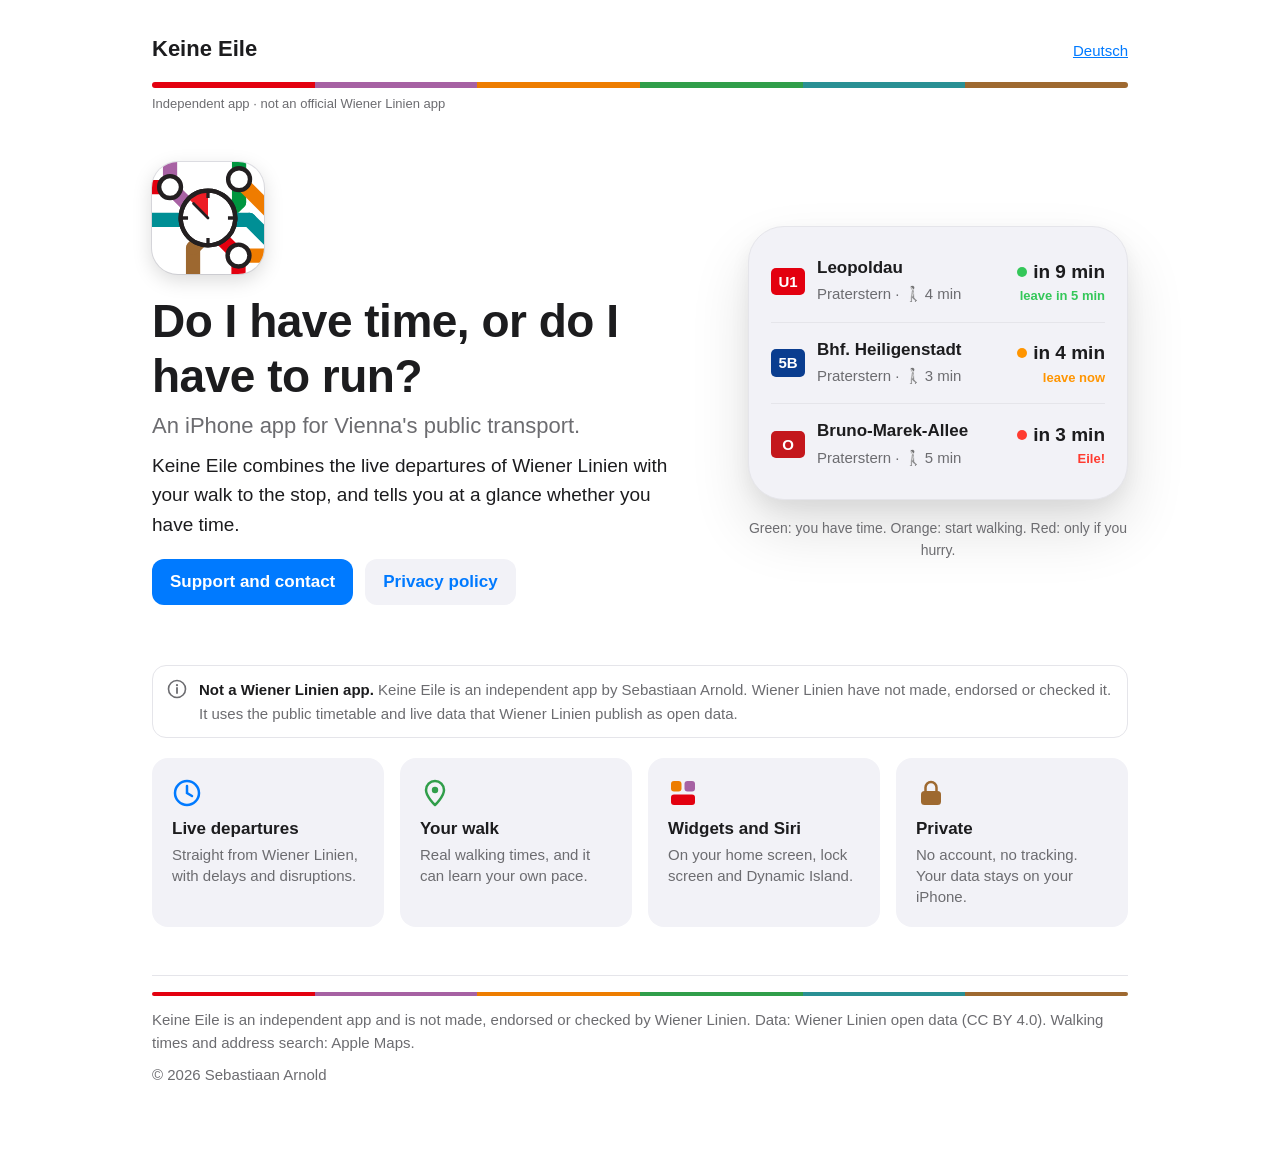
<file: index.html>
<!doctype html>
<html lang="en">
<head>
<meta charset="utf-8">
<meta name="viewport" content="width=device-width, initial-scale=1">
<title>Keine Eile</title>
<meta name="description" content="Keine Eile: do I have time, or do I have to run? An iPhone app for Vienna's public transport.">
<link rel="icon" href="icon.svg">
<link rel="apple-touch-icon" href="apple-touch-icon.png">
<link rel="stylesheet" href="style.css?v=2">
</head>
<body>
<main class="wide">
  <header>
    <a class="brand" href="./">Keine Eile</a>
    <a class="lang" href="de/" hreflang="de">Deutsch</a>
  </header>
  <div class="lines"></div>
  <p class="unofficial">Independent app · not an official Wiener Linien app</p>

  <div class="intro">
    <div class="pitch">
    <div class="hero">
      <img src="icon.svg" alt="Keine Eile app icon">
      <div>
        <h1>Do I have time, or do I have to run?</h1>
        <p class="tagline">An iPhone app for Vienna's public transport.</p>
      </div>
    </div>
    <p>Keine Eile combines the live departures of Wiener Linien with your walk to the stop, and tells you at a glance whether you have time.</p>
    <div class="links">
      <a class="button" href="support.html">Support and contact</a>
      <a class="button quiet" href="privacy.html">Privacy policy</a>
    </div>
    </div>
    <div class="screen">
    <div class="demo" aria-label="Example of the app">
      <div class="row">
        <span class="badge" style="background:#e3000f">U1</span>
        <div class="where"><b>Leopoldau</b><span>Praterstern · <span class="walk" aria-hidden="true">🚶</span>4 min</span></div>
        <div class="when green"><b><span class="dot"></span>in 9 min</b><span class="status">leave in 5 min</span></div>
      </div>
      <div class="row">
        <span class="badge" style="background:#0a3d8f">5B</span>
        <div class="where"><b>Bhf. Heiligenstadt</b><span>Praterstern · <span class="walk" aria-hidden="true">🚶</span>3 min</span></div>
        <div class="when orange"><b><span class="dot"></span>in 4 min</b><span class="status">leave now</span></div>
      </div>
      <div class="row">
        <span class="badge" style="background:#c4171c">O</span>
        <div class="where"><b>Bruno-Marek-Allee</b><span>Praterstern · <span class="walk" aria-hidden="true">🚶</span>5 min</span></div>
        <div class="when red"><b><span class="dot pulse"></span>in 3 min</b><span class="status">Eile!</span></div>
      </div>
    </div>
    <p class="caption">Green: you have time. Orange: start walking. Red: only if you hurry.</p>
    </div>
  </div>

  <div class="notice"><svg viewBox="0 0 20 20" aria-hidden="true"><circle cx="10" cy="10" r="8.5" fill="none" stroke="currentColor" stroke-width="1.6"/><path d="M10 9v5" stroke="currentColor" stroke-width="1.8" stroke-linecap="round"/><circle cx="10" cy="6.2" r="1.1" fill="currentColor"/></svg><div><strong>Not a Wiener Linien app.</strong> Keine Eile is an independent app by Sebastiaan Arnold. Wiener Linien have not made, endorsed or checked it. It uses the public timetable and live data that Wiener Linien publish as open data.</div></div>

  <div class="tiles" id="features">
    <div class="tile">
      <svg viewBox="0 0 30 30" aria-hidden="true"><circle cx="15" cy="15" r="12" fill="none" stroke="#007aff" stroke-width="2.5"/><path d="M15 8v7l5 3" fill="none" stroke="#007aff" stroke-width="2.5" stroke-linecap="round"/></svg>
      <b>Live departures</b><span>Straight from Wiener Linien, with delays and disruptions.</span>
    </div>
    <div class="tile">
      <svg viewBox="0 0 30 30" aria-hidden="true"><path d="M15 27s9-8.5 9-15a9 9 0 0 0-18 0c0 6.5 9 15 9 15z" fill="none" stroke="#309e4a" stroke-width="2.5" stroke-linejoin="round"/><circle cx="15" cy="12" r="3.2" fill="#309e4a"/></svg>
      <b>Your walk</b><span>Real walking times, and it can learn your own pace.</span>
    </div>
    <div class="tile">
      <svg viewBox="0 0 30 30" aria-hidden="true"><rect x="3" y="3" width="10.5" height="10.5" rx="3" fill="#ed7d00"/><rect x="16.5" y="3" width="10.5" height="10.5" rx="3" fill="#a661a3"/><rect x="3" y="16.5" width="24" height="10.5" rx="3" fill="#e3000f"/></svg>
      <b>Widgets and Siri</b><span>On your home screen, lock screen and Dynamic Island.</span>
    </div>
    <div class="tile">
      <svg viewBox="0 0 30 30" aria-hidden="true"><rect x="5" y="13" width="20" height="14" rx="3.5" fill="#9e6930"/><path d="M9.5 13V9.5a5.5 5.5 0 0 1 11 0V13" fill="none" stroke="#9e6930" stroke-width="2.5"/></svg>
      <b>Private</b><span>No account, no tracking. Your data stays on your iPhone.</span>
    </div>
  </div>

  <footer class="muted">
    <div class="stripe"><i style="background:#e3000f"></i><i style="background:#a661a3"></i><i style="background:#ed7d00"></i><i style="background:#309e4a"></i><i style="background:#299094"></i><i style="background:#9e6930"></i></div>
    <p>Keine Eile is an independent app and is not made, endorsed or checked by Wiener Linien. Data: Wiener Linien open data (CC BY 4.0). Walking times and address search: Apple Maps.</p>
    <p>© 2026 Sebastiaan Arnold</p>
  </footer>
</main>
</body>
</html>
</file>
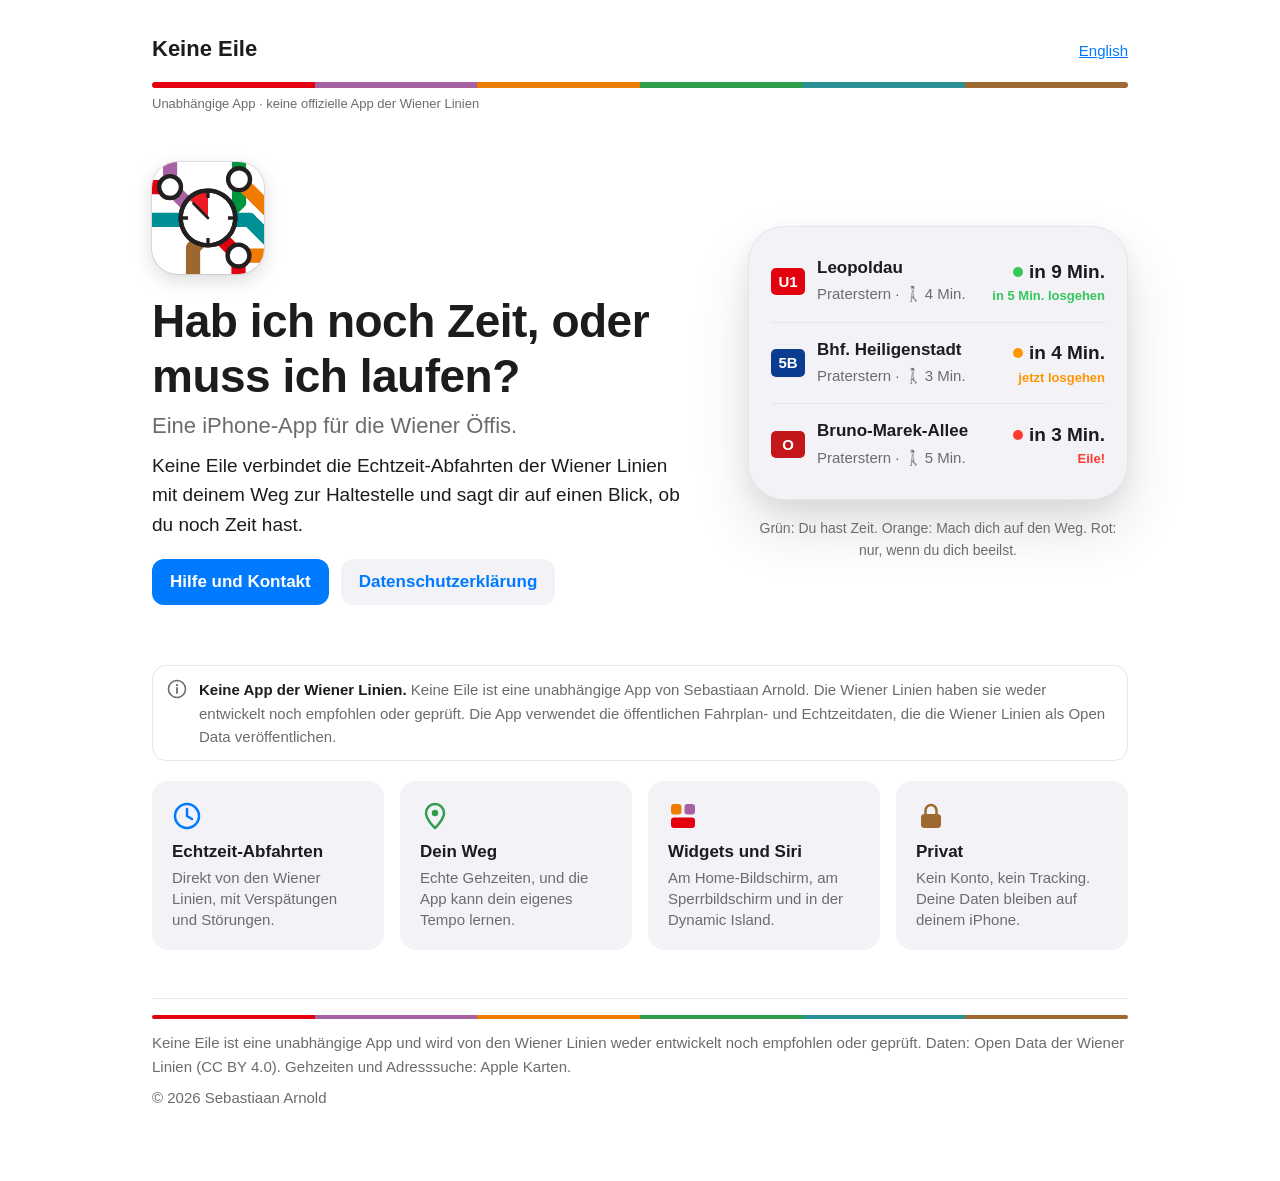
<file: de/index.html>
<!doctype html>
<html lang="de">
<head>
<meta charset="utf-8">
<meta name="viewport" content="width=device-width, initial-scale=1">
<title>Keine Eile</title>
<meta name="description" content="Keine Eile: Hab ich noch Zeit, oder muss ich laufen? Eine iPhone-App für die Wiener Öffis.">
<link rel="icon" href="../icon.svg">
<link rel="apple-touch-icon" href="../apple-touch-icon.png">
<link rel="stylesheet" href="../style.css?v=2">
</head>
<body>
<main class="wide">
  <header>
    <a class="brand" href="./">Keine Eile</a>
    <a class="lang" href="../" hreflang="en">English</a>
  </header>
  <div class="lines"></div>
  <p class="unofficial">Unabhängige App · keine offizielle App der Wiener Linien</p>

  <div class="intro">
    <div class="pitch">
    <div class="hero">
      <img src="../icon.svg" alt="App-Symbol von Keine Eile">
      <div>
        <h1>Hab ich noch Zeit, oder muss ich laufen?</h1>
        <p class="tagline">Eine iPhone-App für die Wiener Öffis.</p>
      </div>
    </div>
    <p>Keine Eile verbindet die Echtzeit-Abfahrten der Wiener Linien mit deinem Weg zur Haltestelle und sagt dir auf einen Blick, ob du noch Zeit hast.</p>
    <div class="links">
      <a class="button" href="support.html">Hilfe und Kontakt</a>
      <a class="button quiet" href="datenschutz.html">Datenschutzerklärung</a>
    </div>
    </div>
    <div class="screen">
    <div class="demo" aria-label="Beispiel aus der App">
      <div class="row">
        <span class="badge" style="background:#e3000f">U1</span>
        <div class="where"><b>Leopoldau</b><span>Praterstern · <span class="walk" aria-hidden="true">🚶</span>4 Min.</span></div>
        <div class="when green"><b><span class="dot"></span>in 9 Min.</b><span class="status">in 5 Min. losgehen</span></div>
      </div>
      <div class="row">
        <span class="badge" style="background:#0a3d8f">5B</span>
        <div class="where"><b>Bhf. Heiligenstadt</b><span>Praterstern · <span class="walk" aria-hidden="true">🚶</span>3 Min.</span></div>
        <div class="when orange"><b><span class="dot"></span>in 4 Min.</b><span class="status">jetzt losgehen</span></div>
      </div>
      <div class="row">
        <span class="badge" style="background:#c4171c">O</span>
        <div class="where"><b>Bruno-Marek-Allee</b><span>Praterstern · <span class="walk" aria-hidden="true">🚶</span>5 Min.</span></div>
        <div class="when red"><b><span class="dot pulse"></span>in 3 Min.</b><span class="status">Eile!</span></div>
      </div>
    </div>
    <p class="caption">Grün: Du hast Zeit. Orange: Mach dich auf den Weg. Rot: nur, wenn du dich beeilst.</p>
    </div>
  </div>

  <div class="notice"><svg viewBox="0 0 20 20" aria-hidden="true"><circle cx="10" cy="10" r="8.5" fill="none" stroke="currentColor" stroke-width="1.6"/><path d="M10 9v5" stroke="currentColor" stroke-width="1.8" stroke-linecap="round"/><circle cx="10" cy="6.2" r="1.1" fill="currentColor"/></svg><div><strong>Keine App der Wiener Linien.</strong> Keine Eile ist eine unabhängige App von Sebastiaan Arnold. Die Wiener Linien haben sie weder entwickelt noch empfohlen oder geprüft. Die App verwendet die öffentlichen Fahrplan- und Echtzeitdaten, die die Wiener Linien als Open Data veröffentlichen.</div></div>

  <div class="tiles" id="features">
    <div class="tile">
      <svg viewBox="0 0 30 30" aria-hidden="true"><circle cx="15" cy="15" r="12" fill="none" stroke="#007aff" stroke-width="2.5"/><path d="M15 8v7l5 3" fill="none" stroke="#007aff" stroke-width="2.5" stroke-linecap="round"/></svg>
      <b>Echtzeit-Abfahrten</b><span>Direkt von den Wiener Linien, mit Verspätungen und Störungen.</span>
    </div>
    <div class="tile">
      <svg viewBox="0 0 30 30" aria-hidden="true"><path d="M15 27s9-8.5 9-15a9 9 0 0 0-18 0c0 6.5 9 15 9 15z" fill="none" stroke="#309e4a" stroke-width="2.5" stroke-linejoin="round"/><circle cx="15" cy="12" r="3.2" fill="#309e4a"/></svg>
      <b>Dein Weg</b><span>Echte Gehzeiten, und die App kann dein eigenes Tempo lernen.</span>
    </div>
    <div class="tile">
      <svg viewBox="0 0 30 30" aria-hidden="true"><rect x="3" y="3" width="10.5" height="10.5" rx="3" fill="#ed7d00"/><rect x="16.5" y="3" width="10.5" height="10.5" rx="3" fill="#a661a3"/><rect x="3" y="16.5" width="24" height="10.5" rx="3" fill="#e3000f"/></svg>
      <b>Widgets und Siri</b><span>Am Home-Bildschirm, am Sperrbildschirm und in der Dynamic Island.</span>
    </div>
    <div class="tile">
      <svg viewBox="0 0 30 30" aria-hidden="true"><rect x="5" y="13" width="20" height="14" rx="3.5" fill="#9e6930"/><path d="M9.5 13V9.5a5.5 5.5 0 0 1 11 0V13" fill="none" stroke="#9e6930" stroke-width="2.5"/></svg>
      <b>Privat</b><span>Kein Konto, kein Tracking. Deine Daten bleiben auf deinem iPhone.</span>
    </div>
  </div>

  <footer class="muted">
    <div class="stripe"><i style="background:#e3000f"></i><i style="background:#a661a3"></i><i style="background:#ed7d00"></i><i style="background:#309e4a"></i><i style="background:#299094"></i><i style="background:#9e6930"></i></div>
    <p>Keine Eile ist eine unabhängige App und wird von den Wiener Linien weder entwickelt noch empfohlen oder geprüft. Daten: Open Data der Wiener Linien (CC BY 4.0). Gehzeiten und Adresssuche: Apple Karten.</p>
    <p>© 2026 Sebastiaan Arnold</p>
  </footer>
</main>
</body>
</html>
</file>
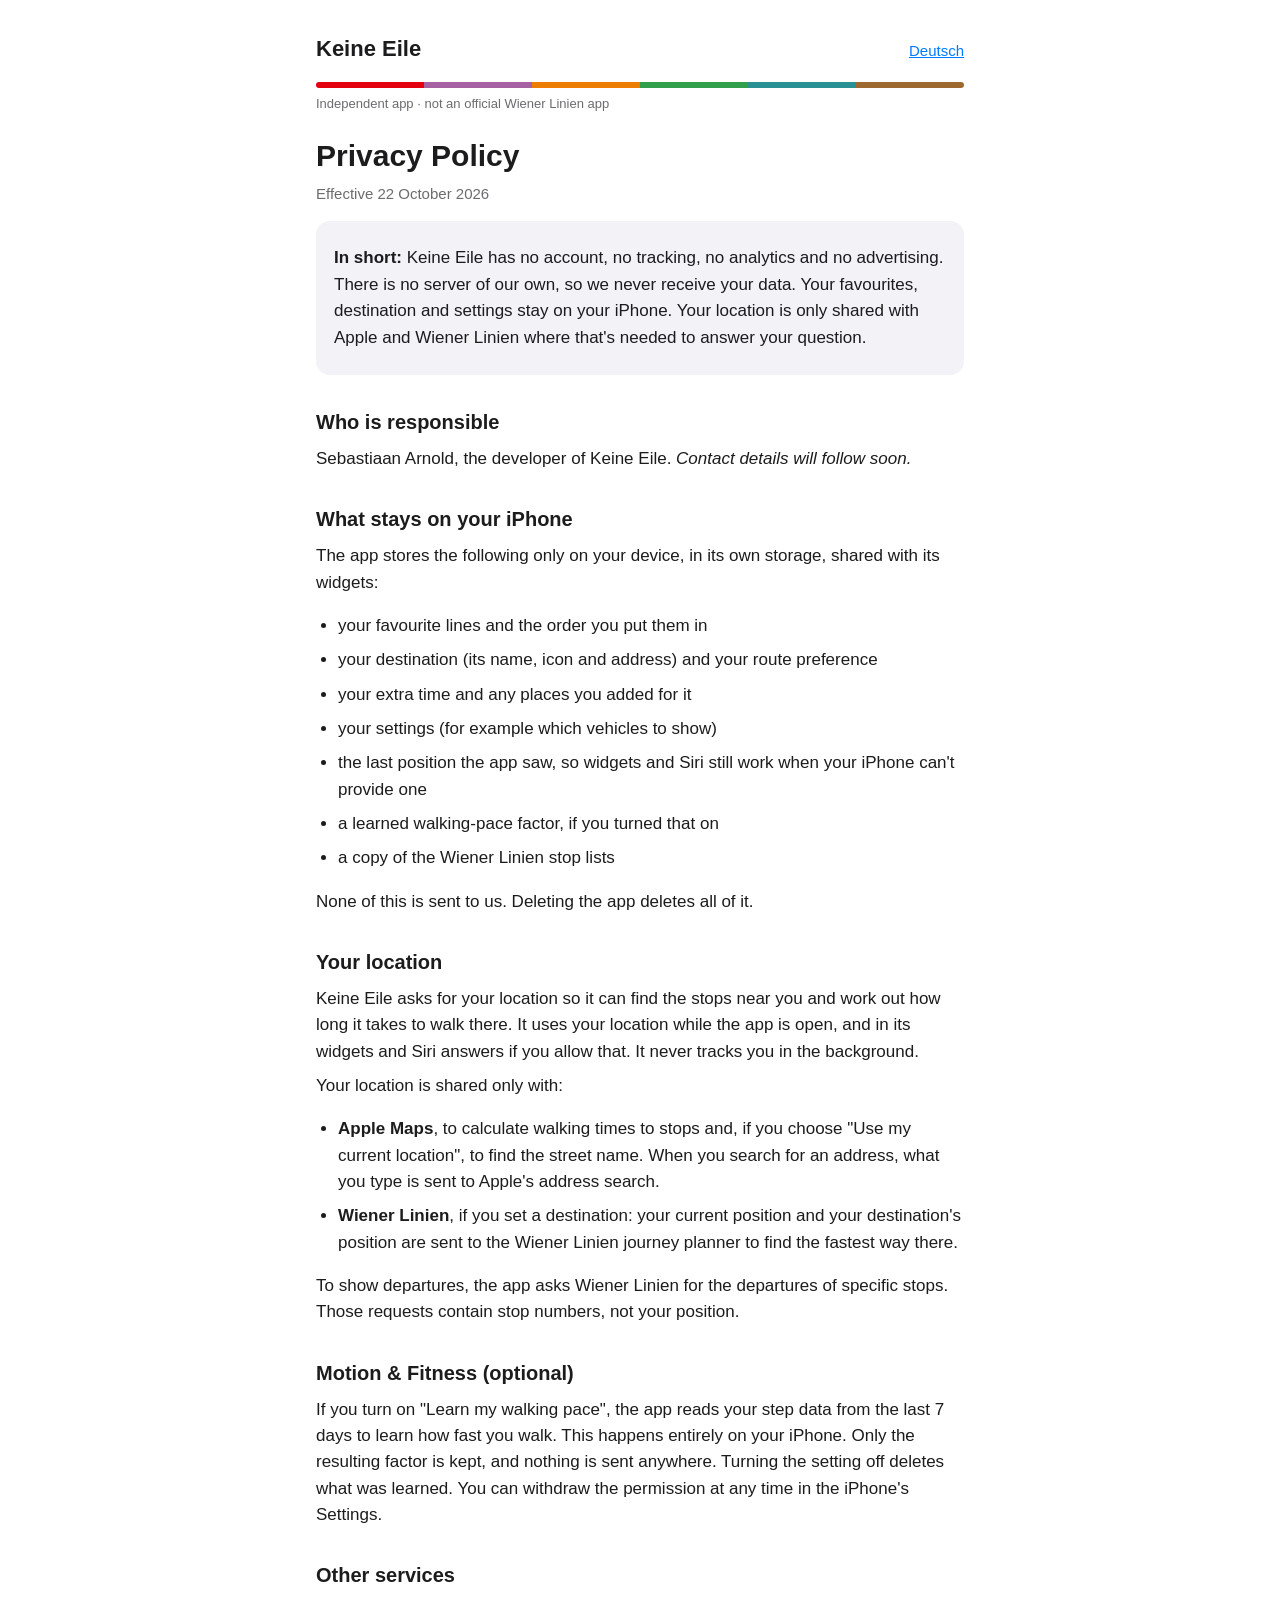
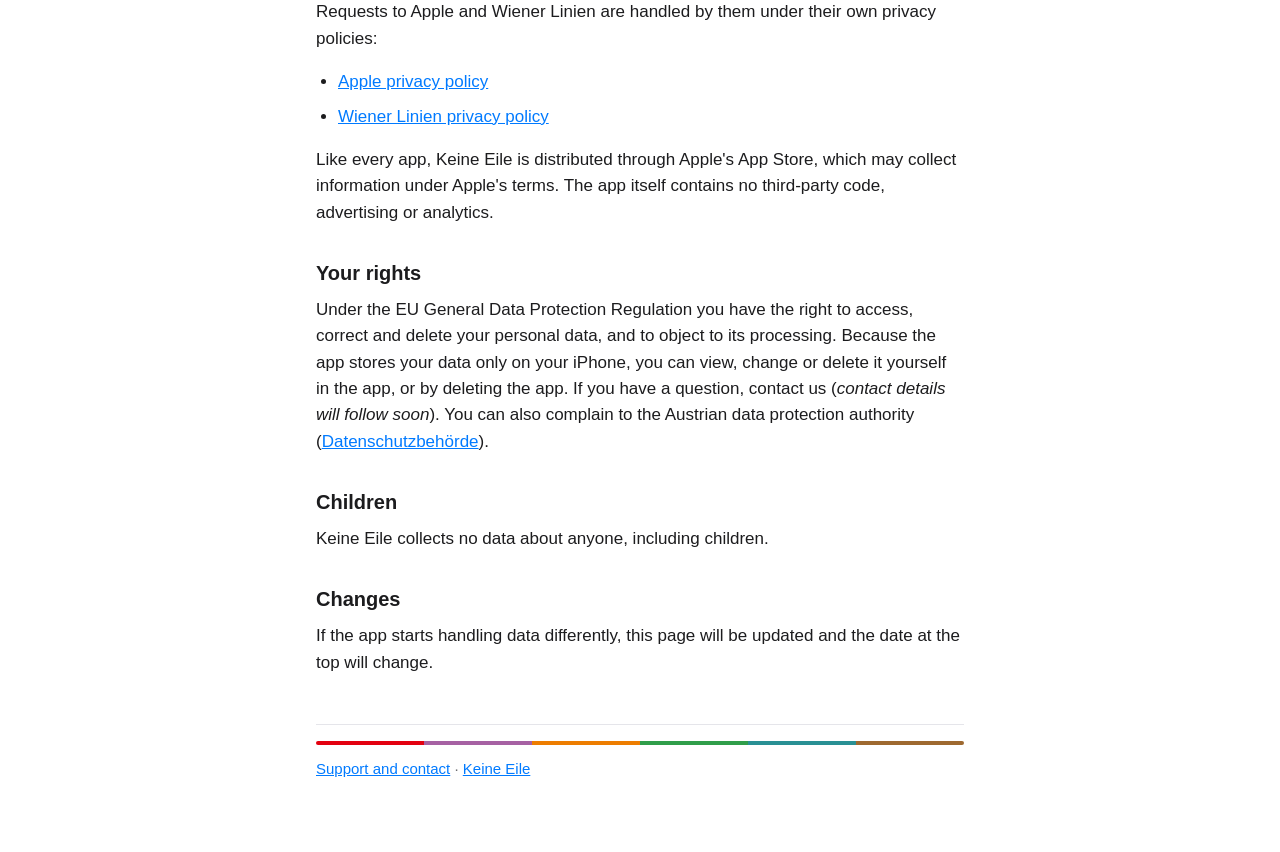
<file: privacy.html>
<!doctype html>
<html lang="en">
<head>
<meta charset="utf-8">
<meta name="viewport" content="width=device-width, initial-scale=1">
<title>Privacy Policy · Keine Eile</title>
<meta name="description" content="How the Keine Eile app handles your data.">
<link rel="icon" href="icon.svg">
<link rel="apple-touch-icon" href="apple-touch-icon.png">
<link rel="stylesheet" href="style.css?v=2">
</head>
<body>
<main>
  <header>
    <a class="brand" href="./">Keine Eile</a>
    <a class="lang" href="de/datenschutz.html" hreflang="de">Deutsch</a>
  </header>
  <div class="lines"></div>
  <p class="unofficial">Independent app · not an official Wiener Linien app</p>

  <h1>Privacy Policy</h1>
  <p class="muted">Effective 22 October 2026</p>

  <div class="card">
    <p><strong>In short:</strong> Keine Eile has no account, no tracking, no analytics and no advertising. There is no server of our own, so we never receive your data. Your favourites, destination and settings stay on your iPhone. Your location is only shared with Apple and Wiener Linien where that's needed to answer your question.</p>
  </div>

  <h2>Who is responsible</h2>
  <p>Sebastiaan Arnold, the developer of Keine Eile. <!-- TODO: support email --><em>Contact details will follow soon.</em></p>

  <h2>What stays on your iPhone</h2>
  <p>The app stores the following only on your device, in its own storage, shared with its widgets:</p>
  <ul>
    <li>your favourite lines and the order you put them in</li>
    <li>your destination (its name, icon and address) and your route preference</li>
    <li>your extra time and any places you added for it</li>
    <li>your settings (for example which vehicles to show)</li>
    <li>the last position the app saw, so widgets and Siri still work when your iPhone can't provide one</li>
    <li>a learned walking-pace factor, if you turned that on</li>
    <li>a copy of the Wiener Linien stop lists</li>
  </ul>
  <p>None of this is sent to us. Deleting the app deletes all of it.</p>

  <h2>Your location</h2>
  <p>Keine Eile asks for your location so it can find the stops near you and work out how long it takes to walk there. It uses your location while the app is open, and in its widgets and Siri answers if you allow that. It never tracks you in the background.</p>
  <p>Your location is shared only with:</p>
  <ul>
    <li><strong>Apple Maps</strong>, to calculate walking times to stops and, if you choose "Use my current location", to find the street name. When you search for an address, what you type is sent to Apple's address search.</li>
    <li><strong>Wiener Linien</strong>, if you set a destination: your current position and your destination's position are sent to the Wiener Linien journey planner to find the fastest way there.</li>
  </ul>
  <p>To show departures, the app asks Wiener Linien for the departures of specific stops. Those requests contain stop numbers, not your position.</p>

  <h2>Motion &amp; Fitness (optional)</h2>
  <p>If you turn on "Learn my walking pace", the app reads your step data from the last 7 days to learn how fast you walk. This happens entirely on your iPhone. Only the resulting factor is kept, and nothing is sent anywhere. Turning the setting off deletes what was learned. You can withdraw the permission at any time in the iPhone's Settings.</p>

  <h2>Other services</h2>
  <p>Requests to Apple and Wiener Linien are handled by them under their own privacy policies:</p>
  <ul>
    <li><a href="https://www.apple.com/legal/privacy/">Apple privacy policy</a></li>
    <li><a href="https://www.wienerlinien.at/datenschutz">Wiener Linien privacy policy</a></li>
  </ul>
  <p>Like every app, Keine Eile is distributed through Apple's App Store, which may collect information under Apple's terms. The app itself contains no third-party code, advertising or analytics.</p>

  <h2>Your rights</h2>
  <p>Under the EU General Data Protection Regulation you have the right to access, correct and delete your personal data, and to object to its processing. Because the app stores your data only on your iPhone, you can view, change or delete it yourself in the app, or by deleting the app. If you have a question, contact us (<!-- TODO: support email --><em>contact details will follow soon</em>). You can also complain to the Austrian data protection authority (<a href="https://www.dsb.gv.at">Datenschutzbehörde</a>).</p>

  <h2>Children</h2>
  <p>Keine Eile collects no data about anyone, including children.</p>

  <h2>Changes</h2>
  <p>If the app starts handling data differently, this page will be updated and the date at the top will change.</p>

  <footer class="muted">
    <div class="stripe"><i style="background:#e3000f"></i><i style="background:#a661a3"></i><i style="background:#ed7d00"></i><i style="background:#309e4a"></i><i style="background:#299094"></i><i style="background:#9e6930"></i></div>
    <p><a href="support.html">Support and contact</a> · <a href="./">Keine Eile</a></p>
  </footer>
</main>
</body>
</html>
</file>
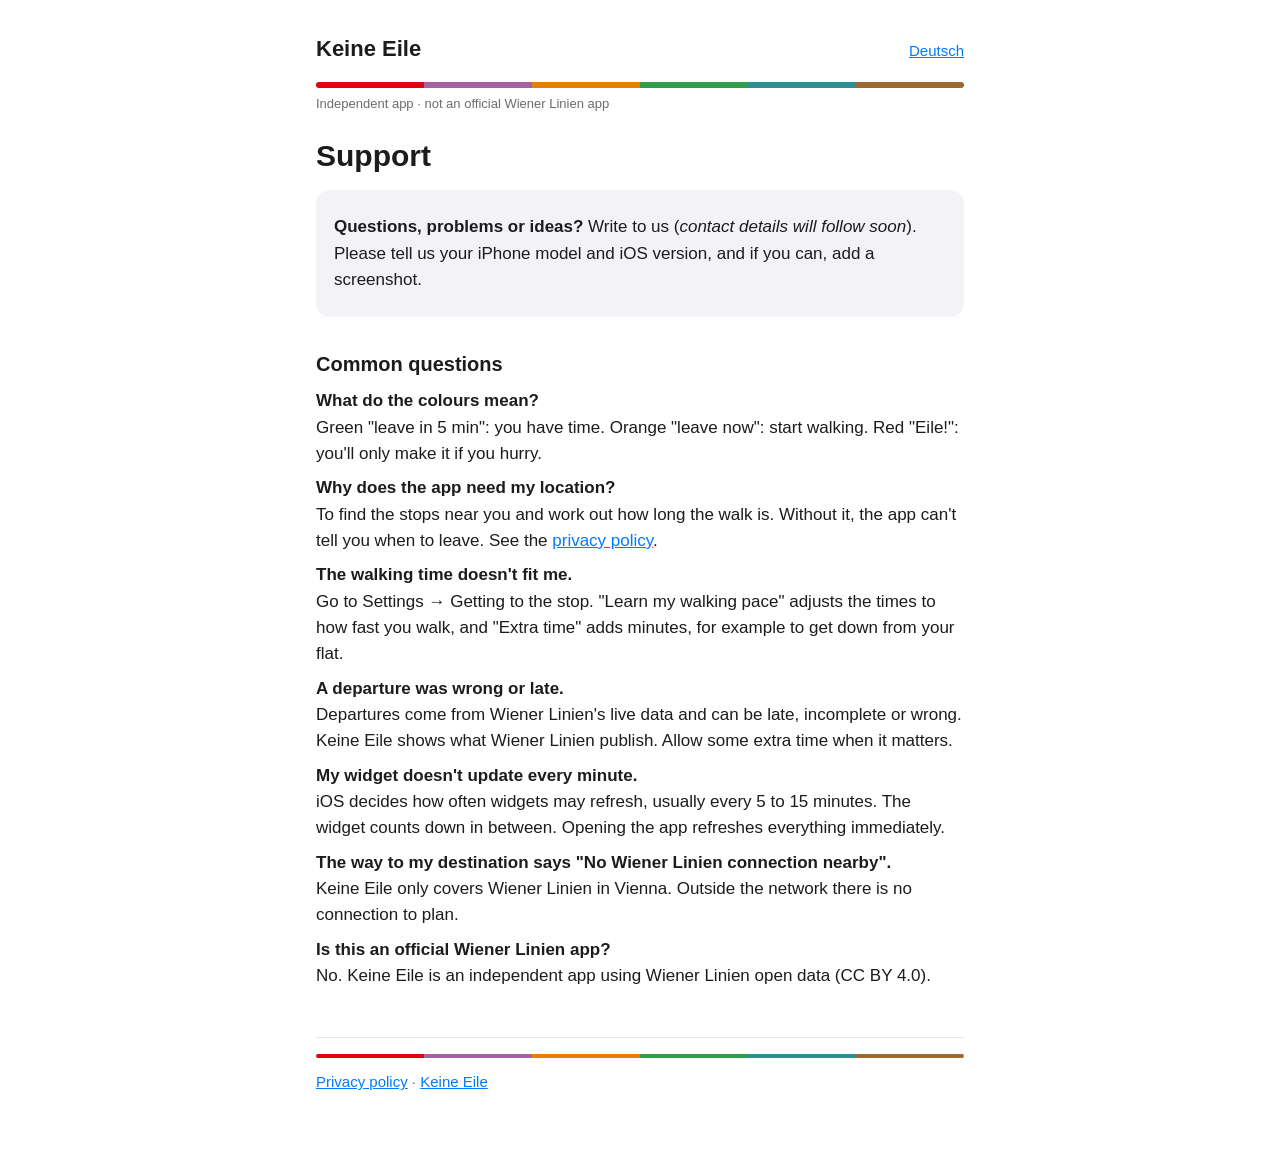
<file: support.html>
<!doctype html>
<html lang="en">
<head>
<meta charset="utf-8">
<meta name="viewport" content="width=device-width, initial-scale=1">
<title>Support · Keine Eile</title>
<meta name="description" content="Help and contact for the Keine Eile app.">
<link rel="icon" href="icon.svg">
<link rel="apple-touch-icon" href="apple-touch-icon.png">
<link rel="stylesheet" href="style.css?v=2">
</head>
<body>
<main>
  <header>
    <a class="brand" href="./">Keine Eile</a>
    <a class="lang" href="de/support.html" hreflang="de">Deutsch</a>
  </header>
  <div class="lines"></div>
  <p class="unofficial">Independent app · not an official Wiener Linien app</p>

  <h1>Support</h1>

  <div class="card">
    <p><strong>Questions, problems or ideas?</strong> Write to us (<!-- TODO: support email --><em>contact details will follow soon</em>). Please tell us your iPhone model and iOS version, and if you can, add a screenshot.</p>
  </div>

  <h2>Common questions</h2>

  <p><strong>What do the colours mean?</strong><br>
  Green "leave in 5 min": you have time. Orange "leave now": start walking. Red "Eile!": you'll only make it if you hurry.</p>

  <p><strong>Why does the app need my location?</strong><br>
  To find the stops near you and work out how long the walk is. Without it, the app can't tell you when to leave. See the <a href="privacy.html">privacy policy</a>.</p>

  <p><strong>The walking time doesn't fit me.</strong><br>
  Go to Settings → Getting to the stop. "Learn my walking pace" adjusts the times to how fast you walk, and "Extra time" adds minutes, for example to get down from your flat.</p>

  <p><strong>A departure was wrong or late.</strong><br>
  Departures come from Wiener Linien's live data and can be late, incomplete or wrong. Keine Eile shows what Wiener Linien publish. Allow some extra time when it matters.</p>

  <p><strong>My widget doesn't update every minute.</strong><br>
  iOS decides how often widgets may refresh, usually every 5 to 15 minutes. The widget counts down in between. Opening the app refreshes everything immediately.</p>

  <p><strong>The way to my destination says "No Wiener Linien connection nearby".</strong><br>
  Keine Eile only covers Wiener Linien in Vienna. Outside the network there is no connection to plan.</p>

  <p><strong>Is this an official Wiener Linien app?</strong><br>
  No. Keine Eile is an independent app using Wiener Linien open data (CC BY 4.0).</p>

  <footer class="muted">
    <div class="stripe"><i style="background:#e3000f"></i><i style="background:#a661a3"></i><i style="background:#ed7d00"></i><i style="background:#309e4a"></i><i style="background:#299094"></i><i style="background:#9e6930"></i></div>
    <p><a href="privacy.html">Privacy policy</a> · <a href="./">Keine Eile</a></p>
  </footer>
</main>
</body>
</html>
</file>
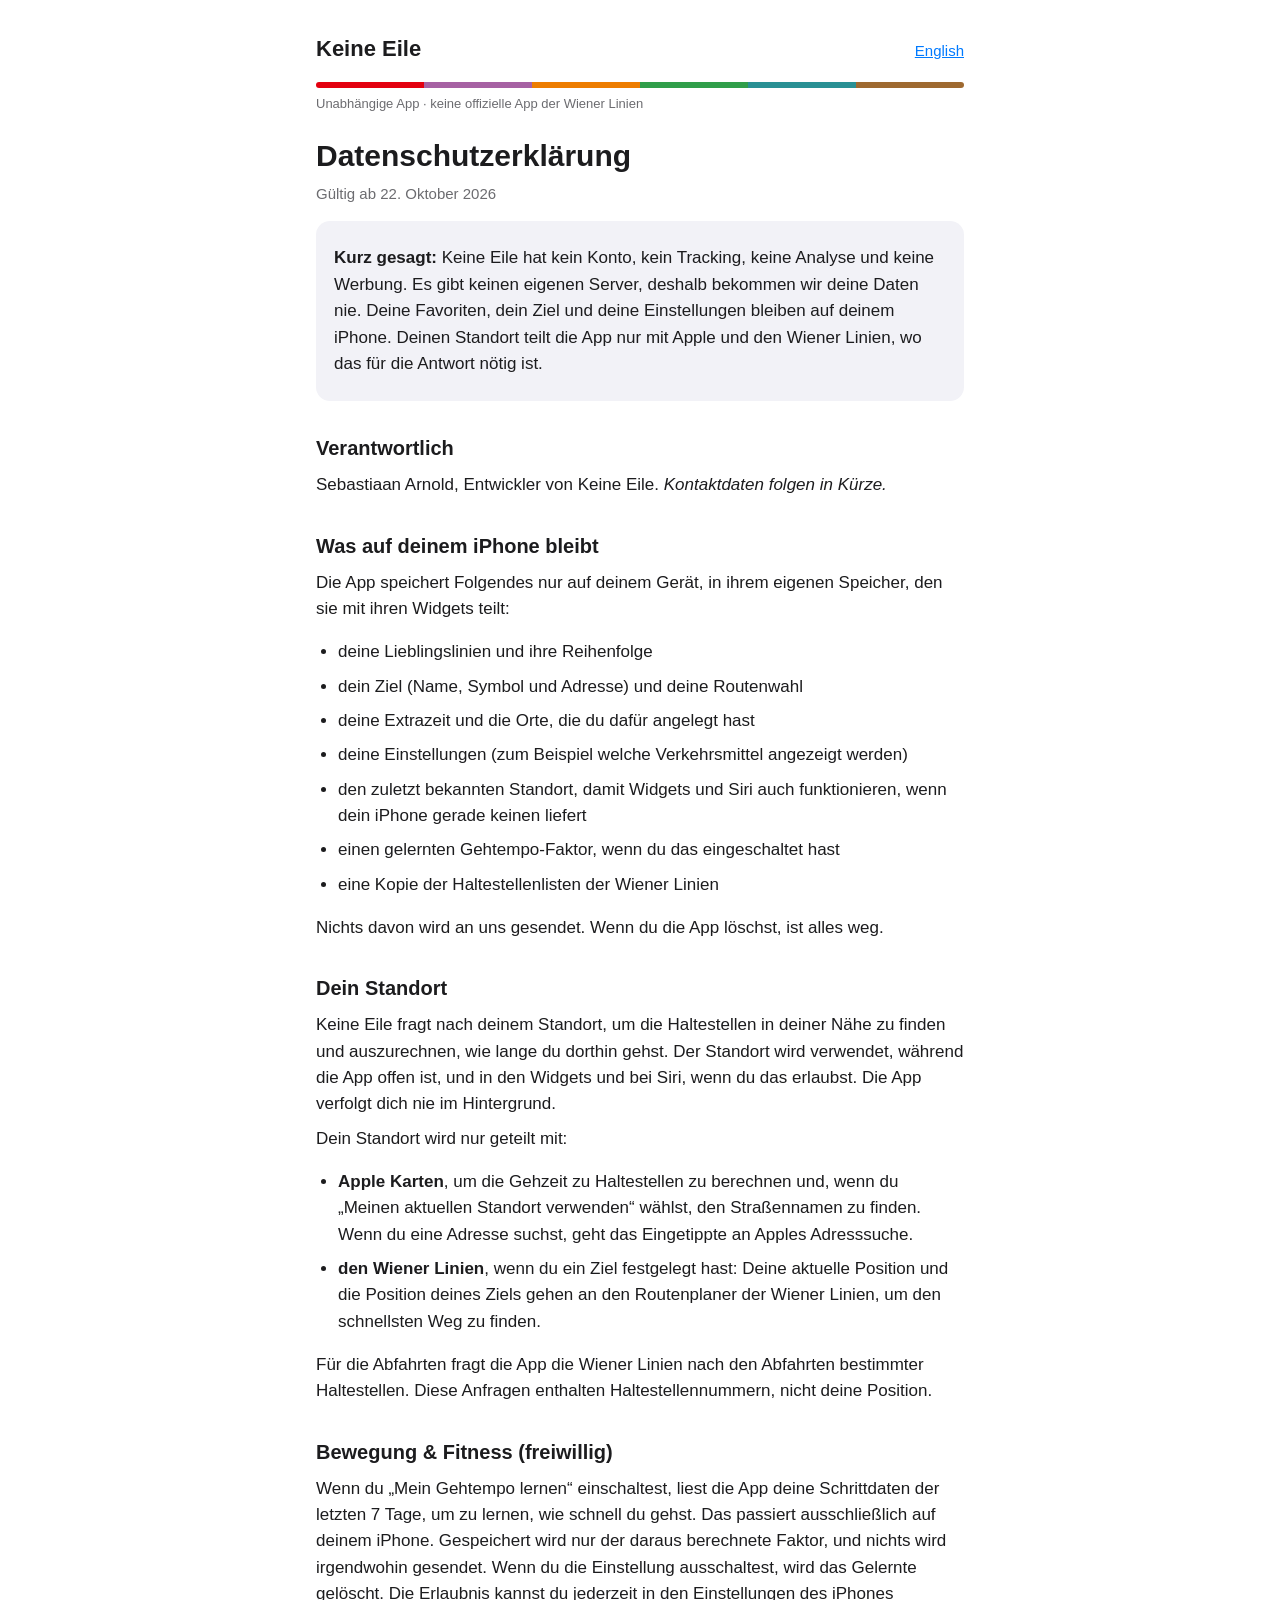
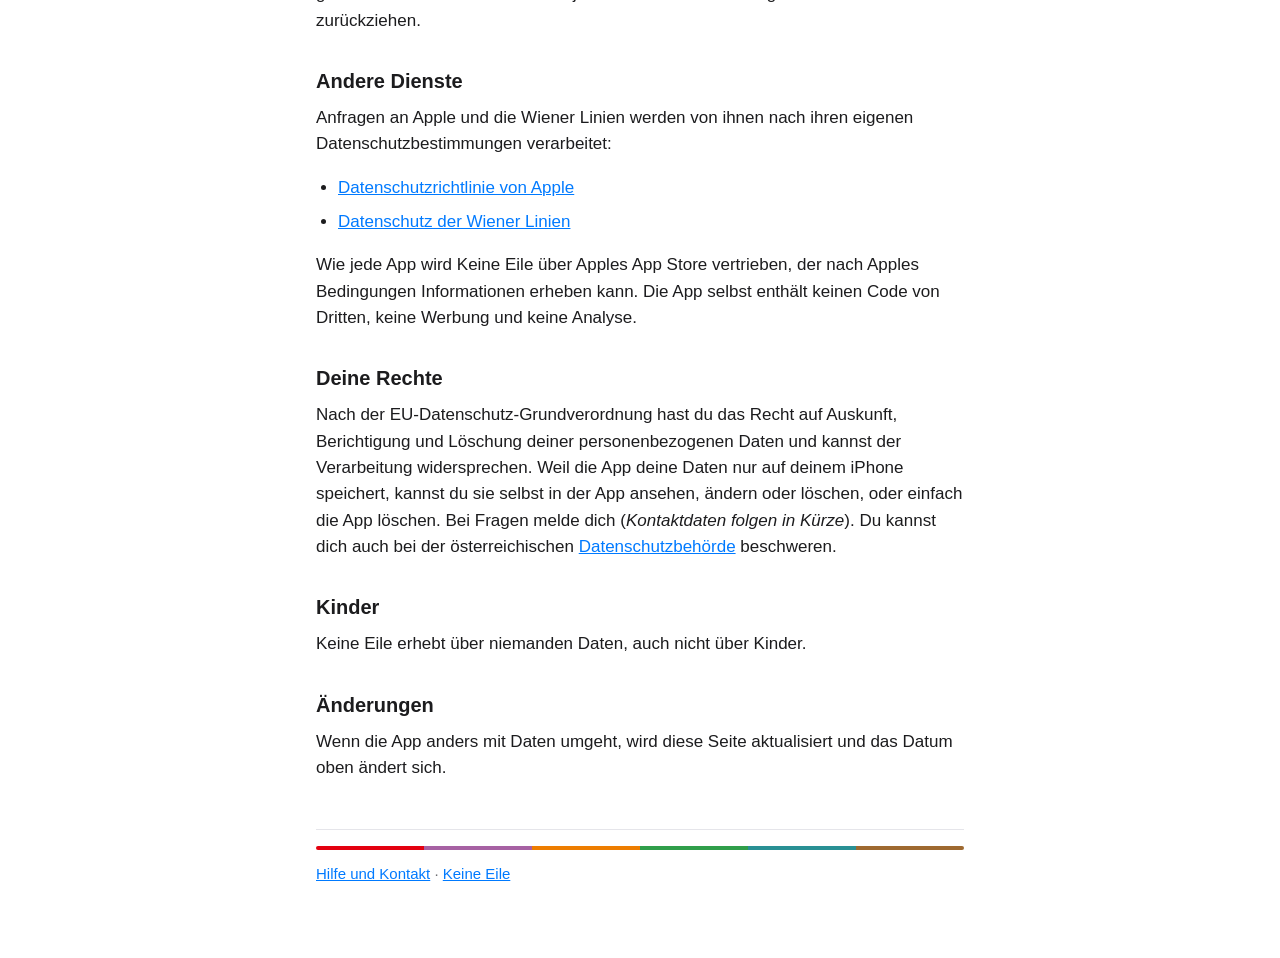
<file: de/datenschutz.html>
<!doctype html>
<html lang="de">
<head>
<meta charset="utf-8">
<meta name="viewport" content="width=device-width, initial-scale=1">
<title>Datenschutzerklärung · Keine Eile</title>
<meta name="description" content="Wie die App Keine Eile mit deinen Daten umgeht.">
<link rel="icon" href="../icon.svg">
<link rel="apple-touch-icon" href="../apple-touch-icon.png">
<link rel="stylesheet" href="../style.css?v=2">
</head>
<body>
<main>
  <header>
    <a class="brand" href="./">Keine Eile</a>
    <a class="lang" href="../privacy.html" hreflang="en">English</a>
  </header>
  <div class="lines"></div>
  <p class="unofficial">Unabhängige App · keine offizielle App der Wiener Linien</p>

  <h1>Datenschutzerklärung</h1>
  <p class="muted">Gültig ab 22. Oktober 2026</p>

  <div class="card">
    <p><strong>Kurz gesagt:</strong> Keine Eile hat kein Konto, kein Tracking, keine Analyse und keine Werbung. Es gibt keinen eigenen Server, deshalb bekommen wir deine Daten nie. Deine Favoriten, dein Ziel und deine Einstellungen bleiben auf deinem iPhone. Deinen Standort teilt die App nur mit Apple und den Wiener Linien, wo das für die Antwort nötig ist.</p>
  </div>

  <h2>Verantwortlich</h2>
  <p>Sebastiaan Arnold, Entwickler von Keine Eile. <!-- TODO: support email --><em>Kontaktdaten folgen in Kürze.</em></p>

  <h2>Was auf deinem iPhone bleibt</h2>
  <p>Die App speichert Folgendes nur auf deinem Gerät, in ihrem eigenen Speicher, den sie mit ihren Widgets teilt:</p>
  <ul>
    <li>deine Lieblingslinien und ihre Reihenfolge</li>
    <li>dein Ziel (Name, Symbol und Adresse) und deine Routenwahl</li>
    <li>deine Extrazeit und die Orte, die du dafür angelegt hast</li>
    <li>deine Einstellungen (zum Beispiel welche Verkehrsmittel angezeigt werden)</li>
    <li>den zuletzt bekannten Standort, damit Widgets und Siri auch funktionieren, wenn dein iPhone gerade keinen liefert</li>
    <li>einen gelernten Gehtempo-Faktor, wenn du das eingeschaltet hast</li>
    <li>eine Kopie der Haltestellenlisten der Wiener Linien</li>
  </ul>
  <p>Nichts davon wird an uns gesendet. Wenn du die App löschst, ist alles weg.</p>

  <h2>Dein Standort</h2>
  <p>Keine Eile fragt nach deinem Standort, um die Haltestellen in deiner Nähe zu finden und auszurechnen, wie lange du dorthin gehst. Der Standort wird verwendet, während die App offen ist, und in den Widgets und bei Siri, wenn du das erlaubst. Die App verfolgt dich nie im Hintergrund.</p>
  <p>Dein Standort wird nur geteilt mit:</p>
  <ul>
    <li><strong>Apple Karten</strong>, um die Gehzeit zu Haltestellen zu berechnen und, wenn du „Meinen aktuellen Standort verwenden“ wählst, den Straßennamen zu finden. Wenn du eine Adresse suchst, geht das Eingetippte an Apples Adresssuche.</li>
    <li><strong>den Wiener Linien</strong>, wenn du ein Ziel festgelegt hast: Deine aktuelle Position und die Position deines Ziels gehen an den Routenplaner der Wiener Linien, um den schnellsten Weg zu finden.</li>
  </ul>
  <p>Für die Abfahrten fragt die App die Wiener Linien nach den Abfahrten bestimmter Haltestellen. Diese Anfragen enthalten Haltestellennummern, nicht deine Position.</p>

  <h2>Bewegung &amp; Fitness (freiwillig)</h2>
  <p>Wenn du „Mein Gehtempo lernen“ einschaltest, liest die App deine Schrittdaten der letzten 7 Tage, um zu lernen, wie schnell du gehst. Das passiert ausschließlich auf deinem iPhone. Gespeichert wird nur der daraus berechnete Faktor, und nichts wird irgendwohin gesendet. Wenn du die Einstellung ausschaltest, wird das Gelernte gelöscht. Die Erlaubnis kannst du jederzeit in den Einstellungen des iPhones zurückziehen.</p>

  <h2>Andere Dienste</h2>
  <p>Anfragen an Apple und die Wiener Linien werden von ihnen nach ihren eigenen Datenschutzbestimmungen verarbeitet:</p>
  <ul>
    <li><a href="https://www.apple.com/at/legal/privacy/">Datenschutzrichtlinie von Apple</a></li>
    <li><a href="https://www.wienerlinien.at/datenschutz">Datenschutz der Wiener Linien</a></li>
  </ul>
  <p>Wie jede App wird Keine Eile über Apples App Store vertrieben, der nach Apples Bedingungen Informationen erheben kann. Die App selbst enthält keinen Code von Dritten, keine Werbung und keine Analyse.</p>

  <h2>Deine Rechte</h2>
  <p>Nach der EU-Datenschutz-Grundverordnung hast du das Recht auf Auskunft, Berichtigung und Löschung deiner personenbezogenen Daten und kannst der Verarbeitung widersprechen. Weil die App deine Daten nur auf deinem iPhone speichert, kannst du sie selbst in der App ansehen, ändern oder löschen, oder einfach die App löschen. Bei Fragen melde dich (<!-- TODO: support email --><em>Kontaktdaten folgen in Kürze</em>). Du kannst dich auch bei der österreichischen <a href="https://www.dsb.gv.at">Datenschutzbehörde</a> beschweren.</p>

  <h2>Kinder</h2>
  <p>Keine Eile erhebt über niemanden Daten, auch nicht über Kinder.</p>

  <h2>Änderungen</h2>
  <p>Wenn die App anders mit Daten umgeht, wird diese Seite aktualisiert und das Datum oben ändert sich.</p>

  <footer class="muted">
    <div class="stripe"><i style="background:#e3000f"></i><i style="background:#a661a3"></i><i style="background:#ed7d00"></i><i style="background:#309e4a"></i><i style="background:#299094"></i><i style="background:#9e6930"></i></div>
    <p><a href="support.html">Hilfe und Kontakt</a> · <a href="./">Keine Eile</a></p>
  </footer>
</main>
</body>
</html>
</file>
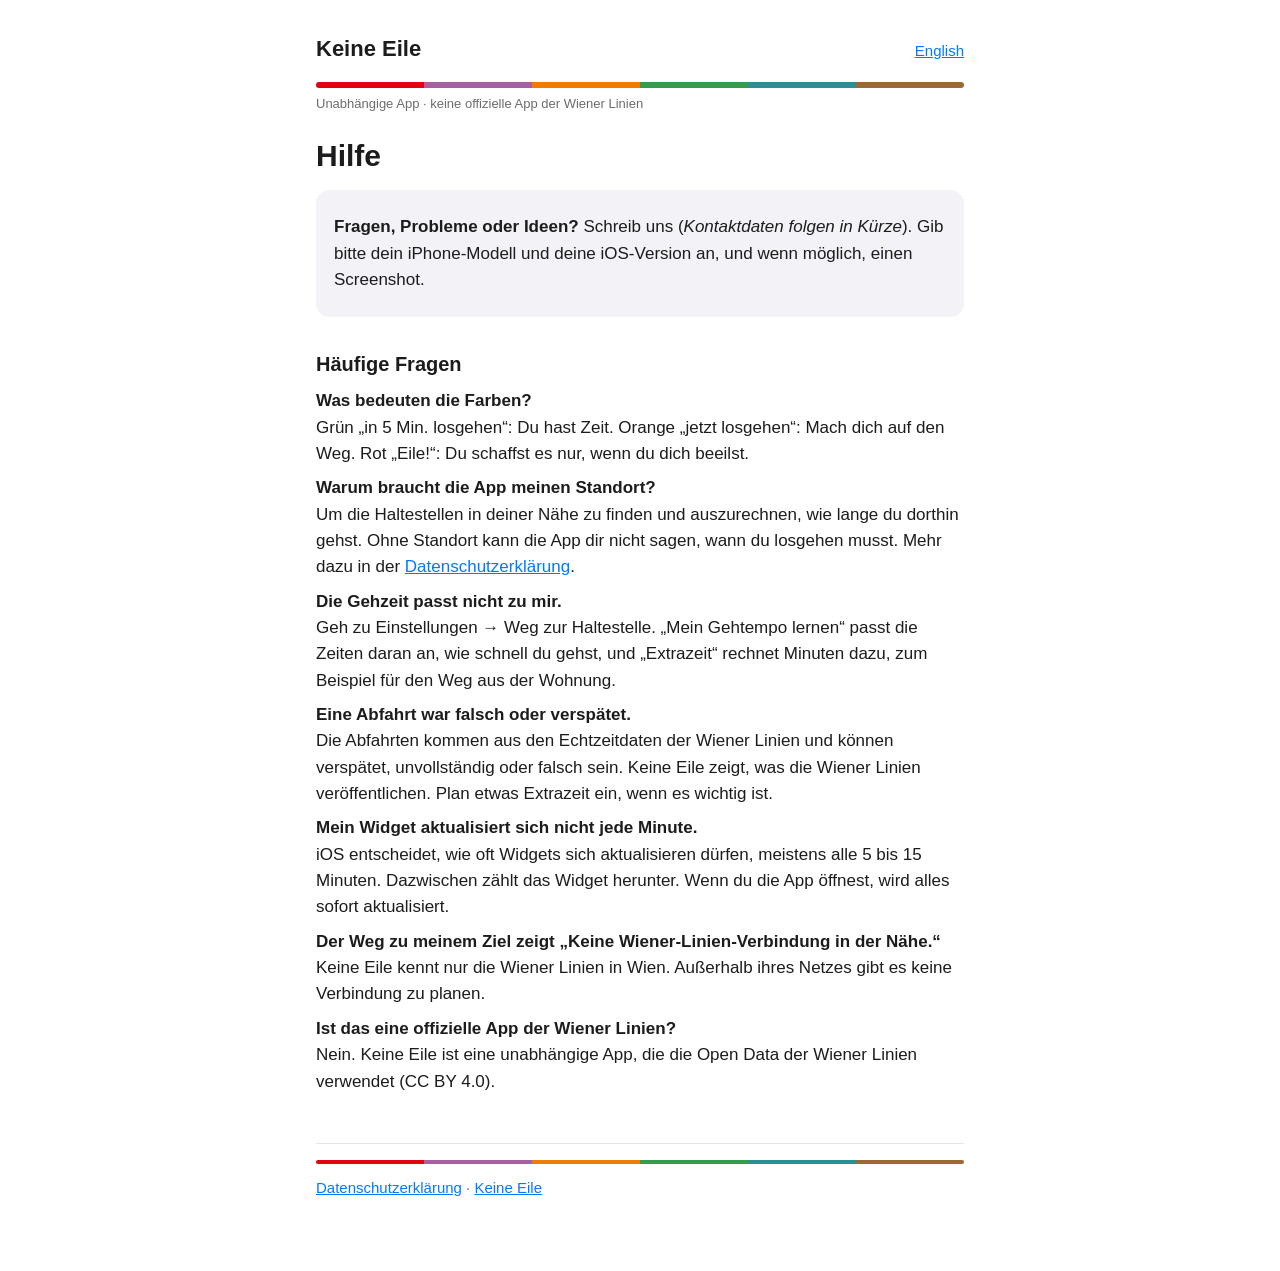
<file: de/support.html>
<!doctype html>
<html lang="de">
<head>
<meta charset="utf-8">
<meta name="viewport" content="width=device-width, initial-scale=1">
<title>Hilfe · Keine Eile</title>
<meta name="description" content="Hilfe und Kontakt für die App Keine Eile.">
<link rel="icon" href="../icon.svg">
<link rel="apple-touch-icon" href="../apple-touch-icon.png">
<link rel="stylesheet" href="../style.css?v=2">
</head>
<body>
<main>
  <header>
    <a class="brand" href="./">Keine Eile</a>
    <a class="lang" href="../support.html" hreflang="en">English</a>
  </header>
  <div class="lines"></div>
  <p class="unofficial">Unabhängige App · keine offizielle App der Wiener Linien</p>

  <h1>Hilfe</h1>

  <div class="card">
    <p><strong>Fragen, Probleme oder Ideen?</strong> Schreib uns (<!-- TODO: support email --><em>Kontaktdaten folgen in Kürze</em>). Gib bitte dein iPhone-Modell und deine iOS-Version an, und wenn möglich, einen Screenshot.</p>
  </div>

  <h2>Häufige Fragen</h2>

  <p><strong>Was bedeuten die Farben?</strong><br>
  Grün „in 5 Min. losgehen“: Du hast Zeit. Orange „jetzt losgehen“: Mach dich auf den Weg. Rot „Eile!“: Du schaffst es nur, wenn du dich beeilst.</p>

  <p><strong>Warum braucht die App meinen Standort?</strong><br>
  Um die Haltestellen in deiner Nähe zu finden und auszurechnen, wie lange du dorthin gehst. Ohne Standort kann die App dir nicht sagen, wann du losgehen musst. Mehr dazu in der <a href="datenschutz.html">Datenschutzerklärung</a>.</p>

  <p><strong>Die Gehzeit passt nicht zu mir.</strong><br>
  Geh zu Einstellungen → Weg zur Haltestelle. „Mein Gehtempo lernen“ passt die Zeiten daran an, wie schnell du gehst, und „Extrazeit“ rechnet Minuten dazu, zum Beispiel für den Weg aus der Wohnung.</p>

  <p><strong>Eine Abfahrt war falsch oder verspätet.</strong><br>
  Die Abfahrten kommen aus den Echtzeitdaten der Wiener Linien und können verspätet, unvollständig oder falsch sein. Keine Eile zeigt, was die Wiener Linien veröffentlichen. Plan etwas Extrazeit ein, wenn es wichtig ist.</p>

  <p><strong>Mein Widget aktualisiert sich nicht jede Minute.</strong><br>
  iOS entscheidet, wie oft Widgets sich aktualisieren dürfen, meistens alle 5 bis 15 Minuten. Dazwischen zählt das Widget herunter. Wenn du die App öffnest, wird alles sofort aktualisiert.</p>

  <p><strong>Der Weg zu meinem Ziel zeigt „Keine Wiener-Linien-Verbindung in der Nähe.“</strong><br>
  Keine Eile kennt nur die Wiener Linien in Wien. Außerhalb ihres Netzes gibt es keine Verbindung zu planen.</p>

  <p><strong>Ist das eine offizielle App der Wiener Linien?</strong><br>
  Nein. Keine Eile ist eine unabhängige App, die die Open Data der Wiener Linien verwendet (CC BY 4.0).</p>

  <footer class="muted">
    <div class="stripe"><i style="background:#e3000f"></i><i style="background:#a661a3"></i><i style="background:#ed7d00"></i><i style="background:#309e4a"></i><i style="background:#299094"></i><i style="background:#9e6930"></i></div>
    <p><a href="datenschutz.html">Datenschutzerklärung</a> · <a href="./">Keine Eile</a></p>
  </footer>
</main>
</body>
</html>
</file>
<file: style.css>
:root {
  --bg: #ffffff;
  --text: #1c1c1e;
  --muted: #6c6c70;
  --accent: #007aff;
  --card: #f2f2f7;
  --line: #e5e5ea;
}
@media (prefers-color-scheme: dark) {
  :root {
    --bg: #000000;
    --text: #f2f2f7;
    --muted: #98989f;
    --accent: #0a84ff;
    --card: #1c1c1e;
    --line: #38383a;
  }
}
* { box-sizing: border-box; }
body {
  margin: 0;
  background: var(--bg);
  color: var(--text);
  font: 17px/1.55 -apple-system, BlinkMacSystemFont, "Segoe UI", Roboto, Helvetica, Arial, sans-serif;
}
main { max-width: 680px; margin: 0 auto; padding: 32px 16px 64px; }
header { display: flex; justify-content: space-between; align-items: baseline; gap: 12px; margin-bottom: 8px; }
.brand { font-weight: 800; font-size: 22px; color: var(--text); text-decoration: none; }
.lang { font-size: 15px; }
h1 { font-size: 30px; line-height: 1.2; margin: 24px 0 4px; }
h2 { font-size: 20px; margin: 32px 0 8px; }
p, li { margin: 8px 0; }
ul { padding-left: 22px; }
a { color: var(--accent); }
.muted { color: var(--muted); font-size: 15px; }
.card { background: var(--card); border-radius: 14px; padding: 16px 18px; margin: 16px 0; }
footer { margin-top: 48px; padding-top: 16px; border-top: 1px solid var(--line); }

/* Colour stripe in the U-Bahn colours */
.lines { height: 6px; border-radius: 3px; margin: 16px 0 6px;
  background: linear-gradient(90deg, #e3000f 0 16.7%, #a661a3 16.7% 33.3%, #ed7d00 33.3% 50%, #309e4a 50% 66.7%, #299094 66.7% 83.3%, #9e6930 83.3% 100%); }
.unofficial { font-size: 13px; color: var(--muted); margin: 0 0 8px; }
.notice { display: flex; gap: 12px; align-items: flex-start; border: 1px solid var(--line);
  border-radius: 14px; padding: 12px 14px; margin: 20px 0; font-size: 15px; color: var(--muted); }
.notice svg { flex: none; width: 20px; height: 20px; margin-top: 1px; }
.notice strong { color: var(--text); }

/* Front page */
.hero { display: flex; align-items: center; gap: 20px; margin-top: 28px; }
.hero img { width: 96px; height: 96px; border-radius: 22px; flex: none;
  box-shadow: 0 6px 20px rgba(0, 0, 0, .15), 0 0 0 1px var(--line); background: #fff; }
.hero h1 { margin: 0; }
@media (max-width: 480px) {
  .hero { gap: 16px; align-items: flex-start; }
  .hero img { width: 76px; height: 76px; border-radius: 18px; }
  .hero h1 { font-size: 25px; }
  .tagline { font-size: 17px; }
}
.tagline { font-size: 19px; color: var(--muted); margin: 4px 0 0; }

/* A piece of the app, to show what it says */
.demo { background: var(--card); border-radius: 22px; padding: 6px 18px; margin: 28px 0;
  box-shadow: 0 10px 30px rgba(0, 0, 0, .08); }
.row { display: flex; align-items: center; gap: 12px; padding: 14px 0; }
.row + .row { border-top: 1px solid var(--line); }
.badge { color: #fff; font-weight: 700; font-size: 15px; border-radius: 5px; padding: 2px 6px;
  min-width: 34px; text-align: center; }
.where { flex: 1; min-width: 0; }
.where b { display: block; white-space: nowrap; overflow: hidden; text-overflow: ellipsis; }
.where span { color: var(--muted); font-size: 15px; white-space: nowrap; }
.walk { filter: grayscale(1); opacity: .7; font-size: 13px; margin-right: 2px; }
.when { text-align: right; font-variant-numeric: tabular-nums; }
.when b { font-size: 19px; color: var(--text); }
.status { display: block; font-size: 13px; font-weight: 700; }
.dot { display: inline-block; width: 10px; height: 10px; border-radius: 50%; margin-right: 6px; vertical-align: 1px; }
.green { color: #34c759; } .green .dot, .dot.green { background: #34c759; }
.orange { color: #ff9500; } .orange .dot, .dot.orange { background: #ff9500; }
.red { color: #ff3b30; } .red .dot, .dot.red { background: #ff3b30; }
.pulse { animation: pulse 1.2s ease-in-out infinite; }
@keyframes pulse { 50% { transform: scale(1.35); opacity: .6; } }
.caption { text-align: center; color: var(--muted); font-size: 14px; margin: -16px 0 28px; }

/* Feature tiles */
.tiles { display: grid; grid-template-columns: repeat(auto-fit, minmax(150px, 1fr)); gap: 12px; margin: 16px 0; }
.tile { background: var(--card); border-radius: 16px; padding: 16px; }
.tile svg { width: 30px; height: 30px; display: block; margin-bottom: 8px; }
.tile b { display: block; margin-bottom: 2px; }
.tile span { color: var(--muted); font-size: 15px; line-height: 1.4; display: block; }
.links { display: flex; gap: 12px; flex-wrap: wrap; margin: 20px 0; }
.button { display: inline-block; background: var(--accent); color: #fff; text-decoration: none;
  font-weight: 600; border-radius: 12px; padding: 10px 18px; }
.button.quiet { background: var(--card); color: var(--accent); }
footer .stripe { display: flex; height: 4px; border-radius: 2px; overflow: hidden; margin-bottom: 12px; }
footer .stripe i { flex: 1; }

@media (prefers-reduced-motion: reduce) {
  .pulse { animation: none; }
}

/* Wide screens: text on the left, the app example on the right at iPhone width */
@media (min-width: 900px) {
  main.wide { max-width: 1040px; padding-left: 32px; padding-right: 32px; }
  .intro { display: grid; grid-template-columns: minmax(0, 1fr) 380px; gap: 64px; align-items: center; margin: 48px 0 40px; }
  .intro .hero { flex-direction: column; align-items: flex-start; margin-top: 0; }
  .intro .hero img { width: 112px; height: 112px; border-radius: 26px; }
  .intro .hero h1 { font-size: 46px; letter-spacing: -0.5px; }
  .intro .tagline { font-size: 22px; }
  .intro .pitch > p { font-size: 19px; }
  .screen .demo { margin: 0; border-radius: 36px; padding: 14px 22px; border: 1px solid var(--line);
    box-shadow: 0 30px 60px rgba(0, 0, 0, .12), 0 8px 20px rgba(0, 0, 0, .06); }
  .screen .caption { margin: 18px 0 0; }
  main.wide .tiles { grid-template-columns: repeat(4, 1fr); gap: 16px; }
  main.wide .tile { padding: 20px; }
}
</file>
